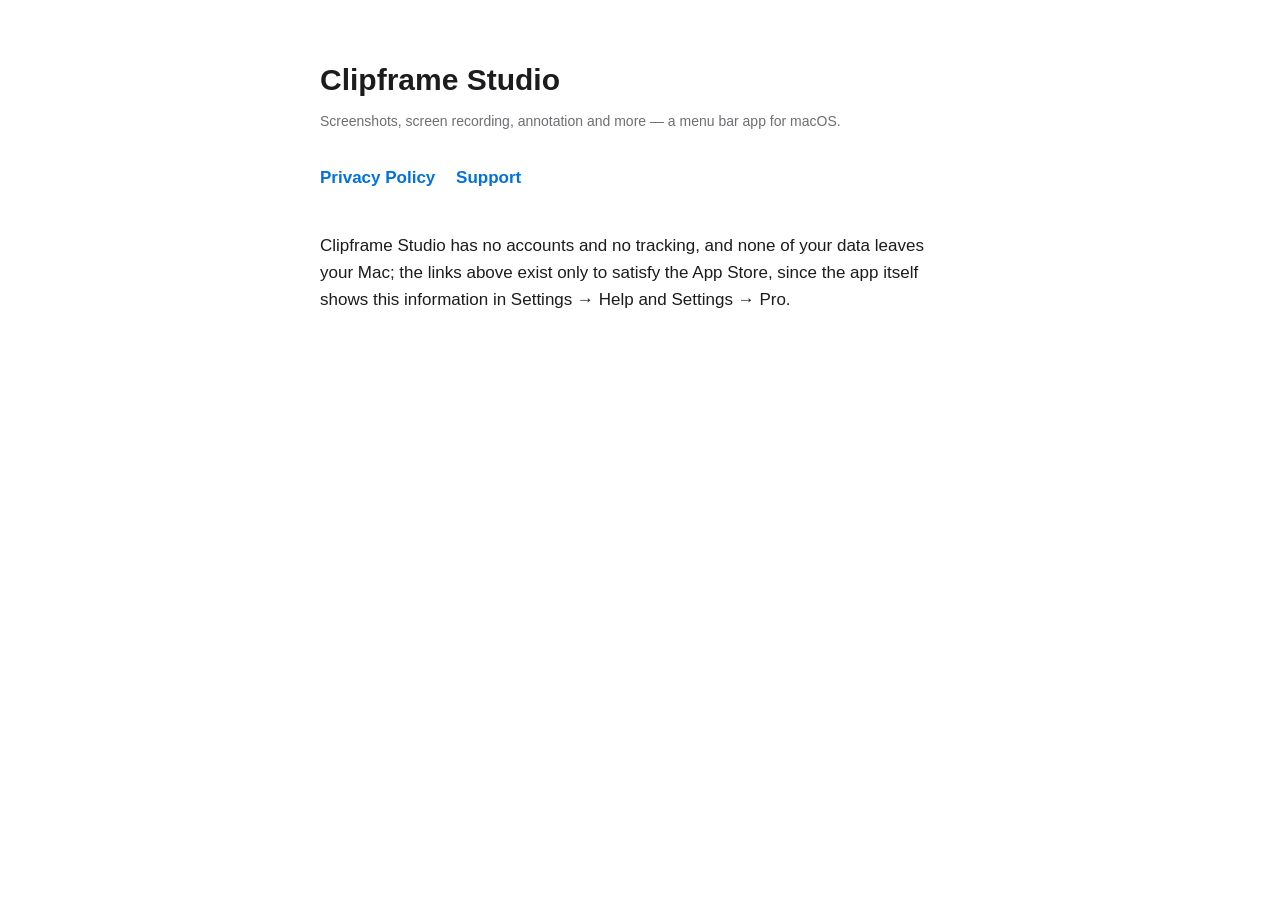
<file: index.html>
<!doctype html>
<html lang="en">
<head>
<meta charset="utf-8">
<meta name="viewport" content="width=device-width, initial-scale=1">
<title>Clipframe Studio</title>
<link rel="stylesheet" href="style.css">
</head>
<body>
<main>
<h1>Clipframe Studio</h1>
<p class="updated">Screenshots, screen recording, annotation and more — a menu bar app for macOS.</p>
<nav>
<a href="privacy/">Privacy Policy</a>
<a href="support/">Support</a>
</nav>
<p>Clipframe Studio has no accounts and no tracking, and none of your data leaves your Mac; the
links above exist only to satisfy the App Store, since the app itself shows this information in
Settings → Help and Settings → Pro.</p>
</main>
</body>
</html>
</file>
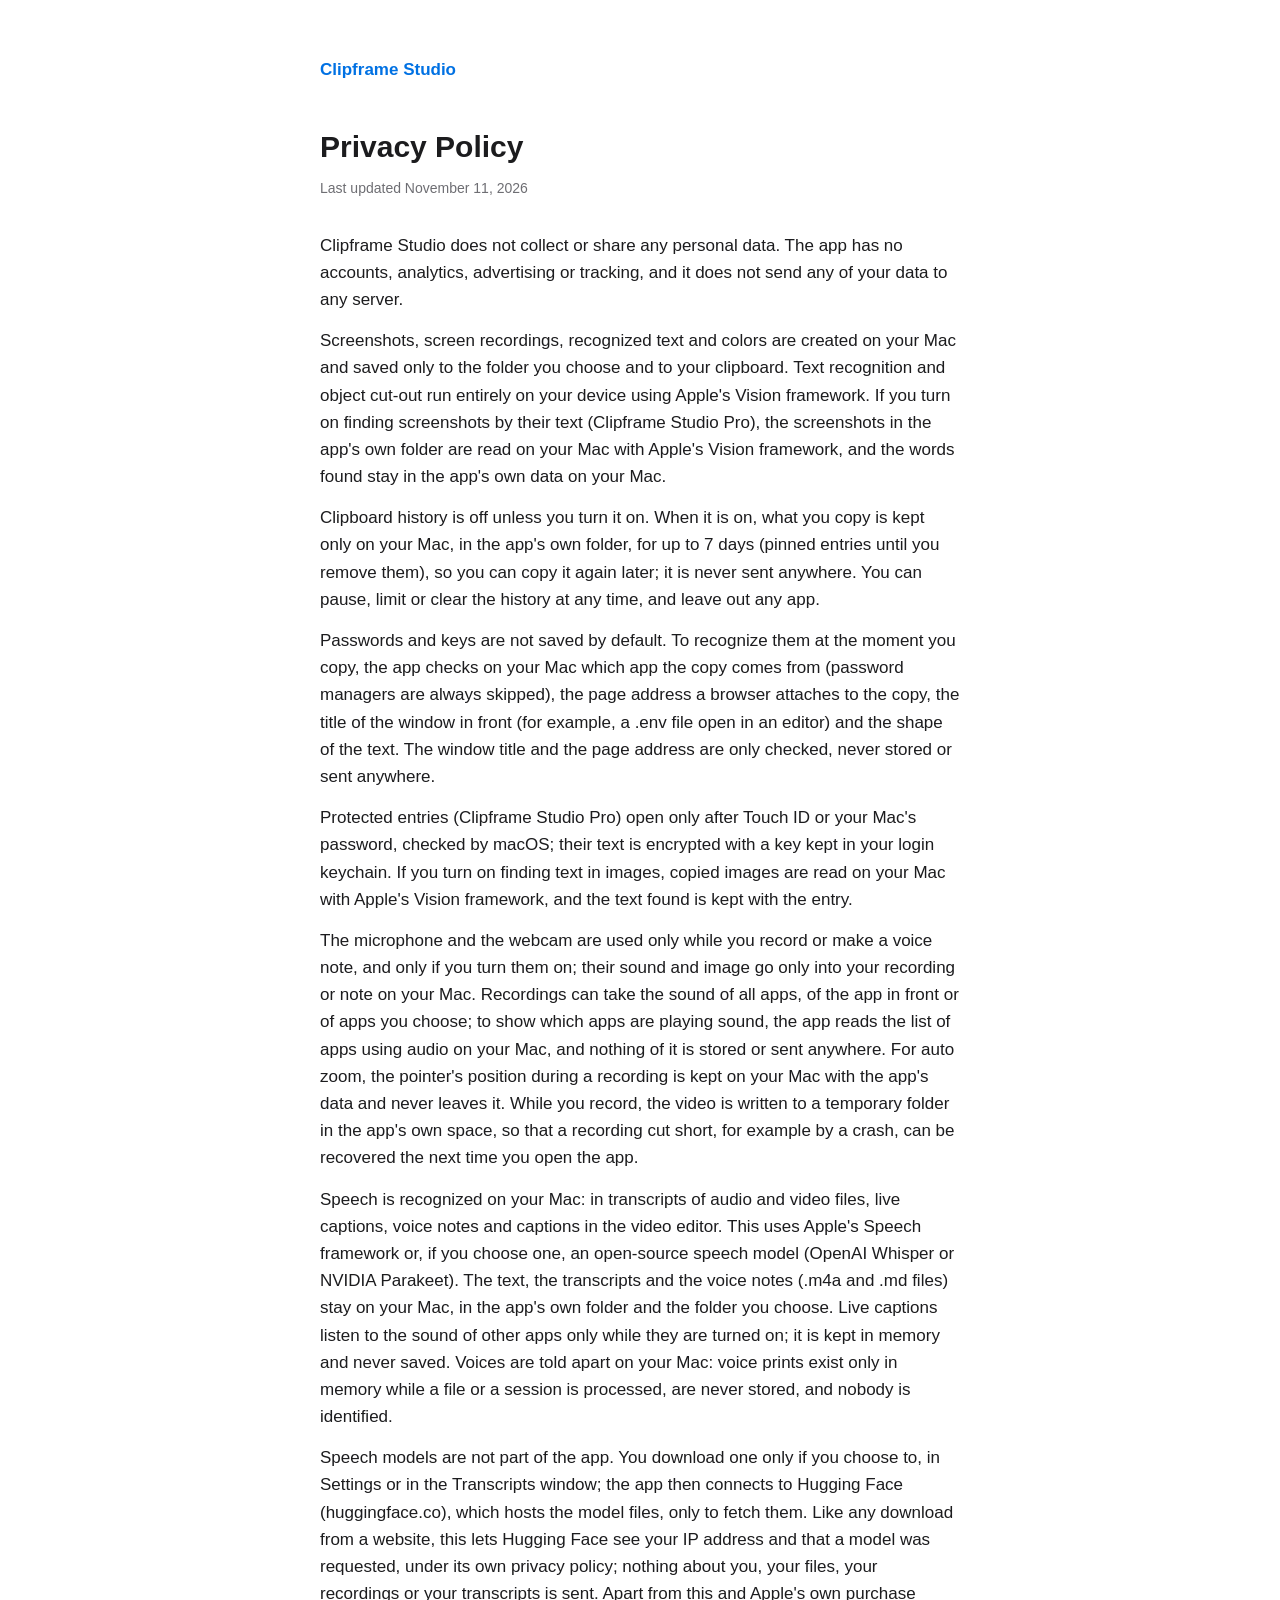
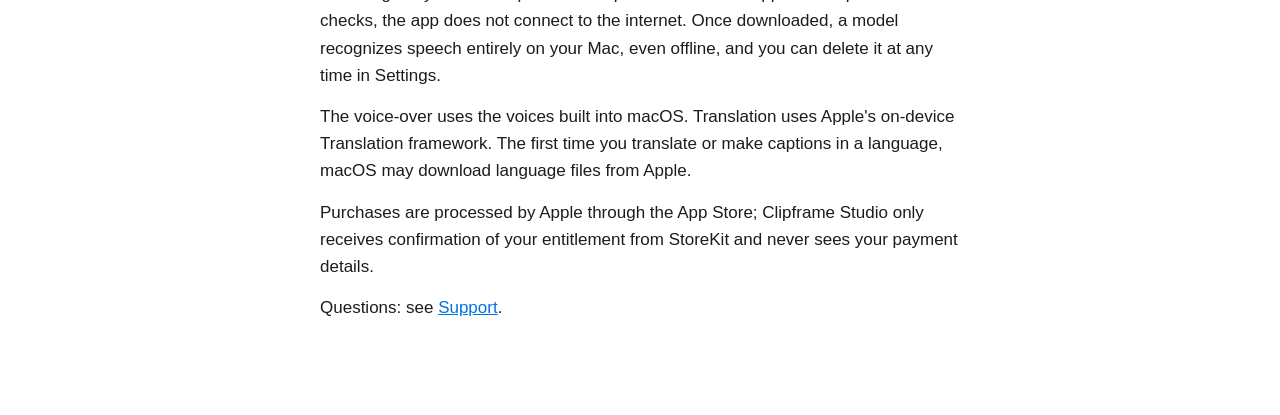
<file: privacy/index.html>
<!doctype html>
<html lang="en">
<head>
<meta charset="utf-8">
<meta name="viewport" content="width=device-width, initial-scale=1">
<title>Privacy Policy — Clipframe Studio</title>
<link rel="stylesheet" href="../style.css">
</head>
<body>
<main>
<nav><a href="../">Clipframe Studio</a></nav>
<h1>Privacy Policy</h1>
<p class="updated">Last updated November 11, 2026</p>

<p>Clipframe Studio does not collect or share any personal data. The app has no accounts, analytics,
advertising or tracking, and it does not send any of your data to any server.</p>

<p>Screenshots, screen recordings, recognized text and colors are created on your Mac and saved only to
the folder you choose and to your clipboard. Text recognition and object cut-out run entirely on
your device using Apple's Vision framework. If you turn on finding screenshots by their text
(Clipframe Studio Pro), the screenshots in the app's own folder are read on your Mac with Apple's
Vision framework, and the words found stay in the app's own data on your Mac.</p>

<p>Clipboard history is off unless you turn it on. When it is on, what you copy is kept only on your
Mac, in the app's own folder, for up to 7 days (pinned entries until you remove them), so you can
copy it again later; it is never sent anywhere. You can pause, limit or clear the history at any
time, and leave out any app.</p>

<p>Passwords and keys are not saved by default. To recognize them at the moment you copy, the app
checks on your Mac which app the copy comes from (password managers are always skipped), the page
address a browser attaches to the copy, the title of the window in front (for example, a .env file
open in an editor) and the shape of the text. The window title and the page address are only
checked, never stored or sent anywhere.</p>

<p>Protected entries (Clipframe Studio Pro) open only after Touch ID or your Mac's password, checked by
macOS; their text is encrypted with a key kept in your login keychain. If you turn on finding text
in images, copied images are read on your Mac with Apple's Vision framework, and the text found is
kept with the entry.</p>

<p>The microphone and the webcam are used only while you record or make a voice note, and only if you
turn them on; their sound and image go only into your recording or note on your Mac. Recordings can
take the sound of all apps, of the app in front or of apps you choose; to show which apps are
playing sound, the app reads the list of apps using audio on your Mac, and nothing of it is stored
or sent anywhere. For auto zoom, the pointer's position during a recording is kept on your Mac with
the app's data and never leaves it. While you record, the video is written to a temporary folder in
the app's own space, so that a recording cut short, for example by a crash, can be recovered the
next time you open the app.</p>

<p>Speech is recognized on your Mac: in transcripts of audio and video files, live captions, voice
notes and captions in the video editor. This uses Apple's Speech framework or, if you choose one, an
open-source speech model (OpenAI Whisper or NVIDIA Parakeet). The text, the transcripts and the
voice notes (.m4a and .md files) stay on your Mac, in the app's own folder and the folder you
choose. Live captions listen to the sound of other apps only while they are turned on; it is kept in
memory and never saved. Voices are told apart on your Mac: voice prints exist only in memory while a
file or a session is processed, are never stored, and nobody is identified.</p>

<p>Speech models are not part of the app. You download one only if you choose to, in Settings or in the
Transcripts window; the app then connects to Hugging Face (huggingface.co), which hosts the model
files, only to fetch them. Like any download from a website, this lets Hugging Face see your IP
address and that a model was requested, under its own privacy policy; nothing about you, your files,
your recordings or your transcripts is sent. Apart from this and Apple's own purchase checks, the
app does not connect to the internet. Once downloaded, a model recognizes speech entirely on your
Mac, even offline, and you can delete it at any time in Settings.</p>

<p>The voice-over uses the voices built into macOS. Translation uses Apple's on-device Translation
framework. The first time you translate or make captions in a language, macOS may download language
files from Apple.</p>

<p>Purchases are processed by Apple through the App Store; Clipframe Studio only receives confirmation
of your entitlement from StoreKit and never sees your payment details.</p>

<p>Questions: see <a href="../support/">Support</a>.</p>
</main>
</body>
</html>
</file>
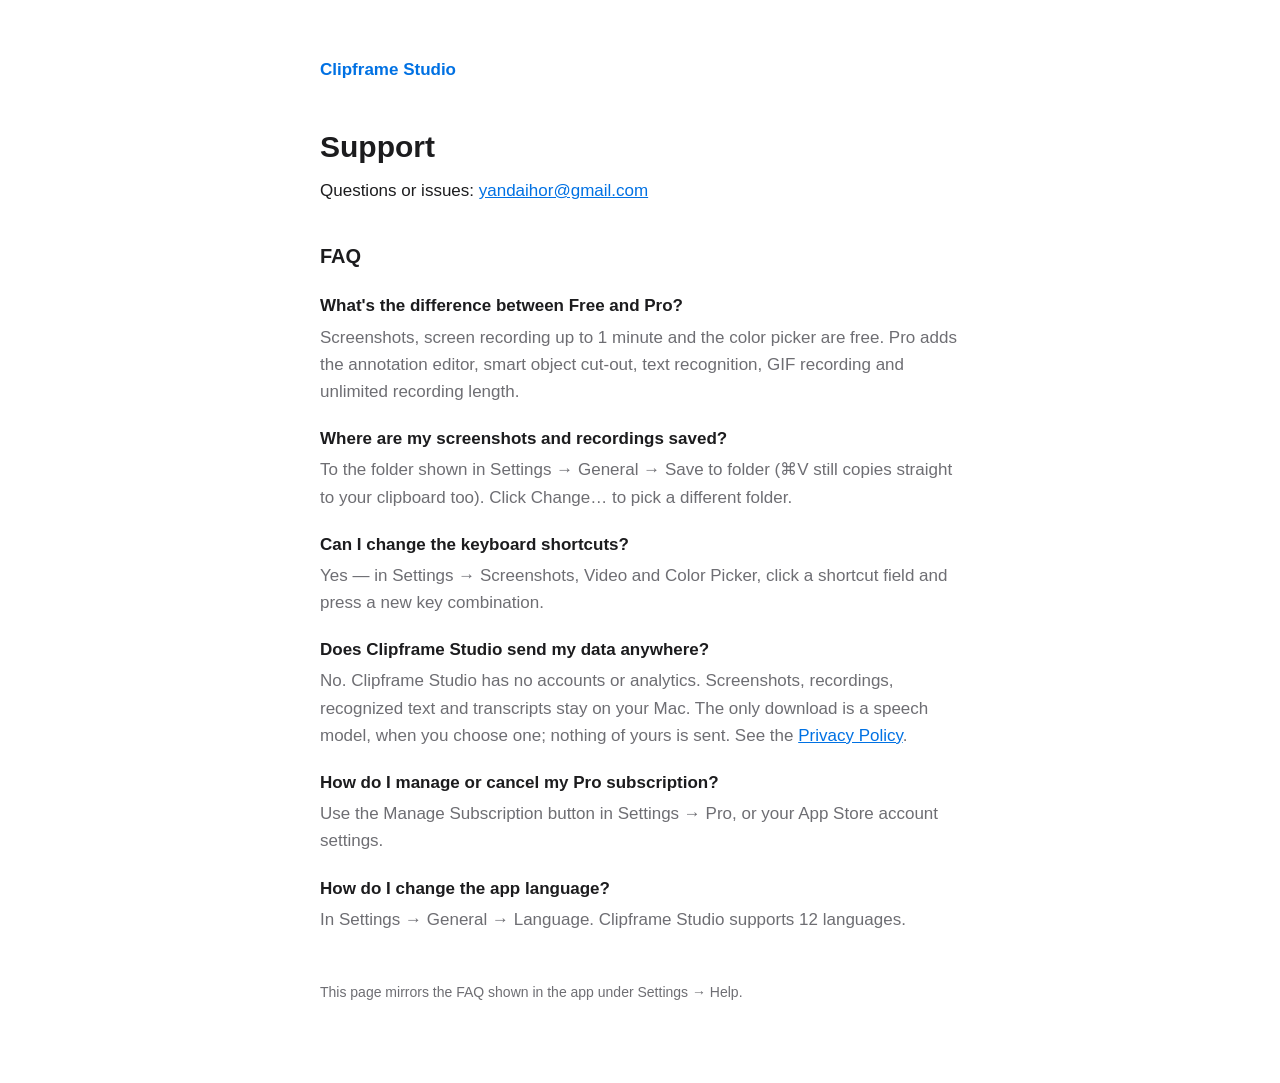
<file: support/index.html>
<!doctype html>
<html lang="en">
<head>
<meta charset="utf-8">
<meta name="viewport" content="width=device-width, initial-scale=1">
<title>Support — Clipframe Studio</title>
<link rel="stylesheet" href="../style.css">
</head>
<body>
<main>
<nav><a href="../">Clipframe Studio</a></nav>
<h1>Support</h1>
<p>Questions or issues: <a href="mailto:yandaihor@gmail.com">yandaihor@gmail.com</a></p>

<h2>FAQ</h2>

<p class="q">What's the difference between Free and Pro?</p>
<p class="a">Screenshots, screen recording up to 1 minute and the color picker are free. Pro adds the
annotation editor, smart object cut-out, text recognition, GIF recording and unlimited recording
length.</p>

<p class="q">Where are my screenshots and recordings saved?</p>
<p class="a">To the folder shown in Settings → General → Save to folder (⌘V still copies straight to
your clipboard too). Click Change… to pick a different folder.</p>

<p class="q">Can I change the keyboard shortcuts?</p>
<p class="a">Yes — in Settings → Screenshots, Video and Color Picker, click a shortcut field and press
a new key combination.</p>

<p class="q">Does Clipframe Studio send my data anywhere?</p>
<p class="a">No. Clipframe Studio has no accounts or analytics. Screenshots, recordings, recognized text and
transcripts stay on your Mac. The only download is a speech model, when you choose one; nothing of
yours is sent. See the <a href="../privacy/">Privacy Policy</a>.</p>

<p class="q">How do I manage or cancel my Pro subscription?</p>
<p class="a">Use the Manage Subscription button in Settings → Pro, or your App Store account
settings.</p>

<p class="q">How do I change the app language?</p>
<p class="a">In Settings → General → Language. Clipframe Studio supports 12 languages.</p>

<footer>This page mirrors the FAQ shown in the app under Settings → Help.</footer>
</main>
</body>
</html>
</file>
<file: style.css>
:root {
  --bg: #ffffff;
  --fg: #1c1c1e;
  --muted: #6e6e73;
  --accent: #0071e3;
  --border: #e5e5ea;
}
@media (prefers-color-scheme: dark) {
  :root {
    --bg: #1c1c1e;
    --fg: #f5f5f7;
    --muted: #98989d;
    --accent: #409cff;
    --border: #38383a;
  }
}
* { box-sizing: border-box; }
body {
  margin: 0;
  background: var(--bg);
  color: var(--fg);
  font: 17px/1.6 -apple-system, BlinkMacSystemFont, "Helvetica Neue", Arial, sans-serif;
}
main {
  max-width: 680px;
  margin: 0 auto;
  padding: 56px 20px 80px;
}
h1 { font-size: 30px; margin: 0 0 6px; }
h2 { font-size: 20px; margin: 36px 0 8px; }
p { margin: 0 0 14px; }
.updated { color: var(--muted); font-size: 14px; margin-bottom: 32px; }
a { color: var(--accent); }
nav { margin-bottom: 40px; }
nav a { margin-right: 16px; text-decoration: none; font-weight: 600; }
.q { font-weight: 600; margin: 20px 0 4px; }
.a { color: var(--muted); margin: 0 0 4px; }
footer { margin-top: 48px; color: var(--muted); font-size: 14px; }
</file>
